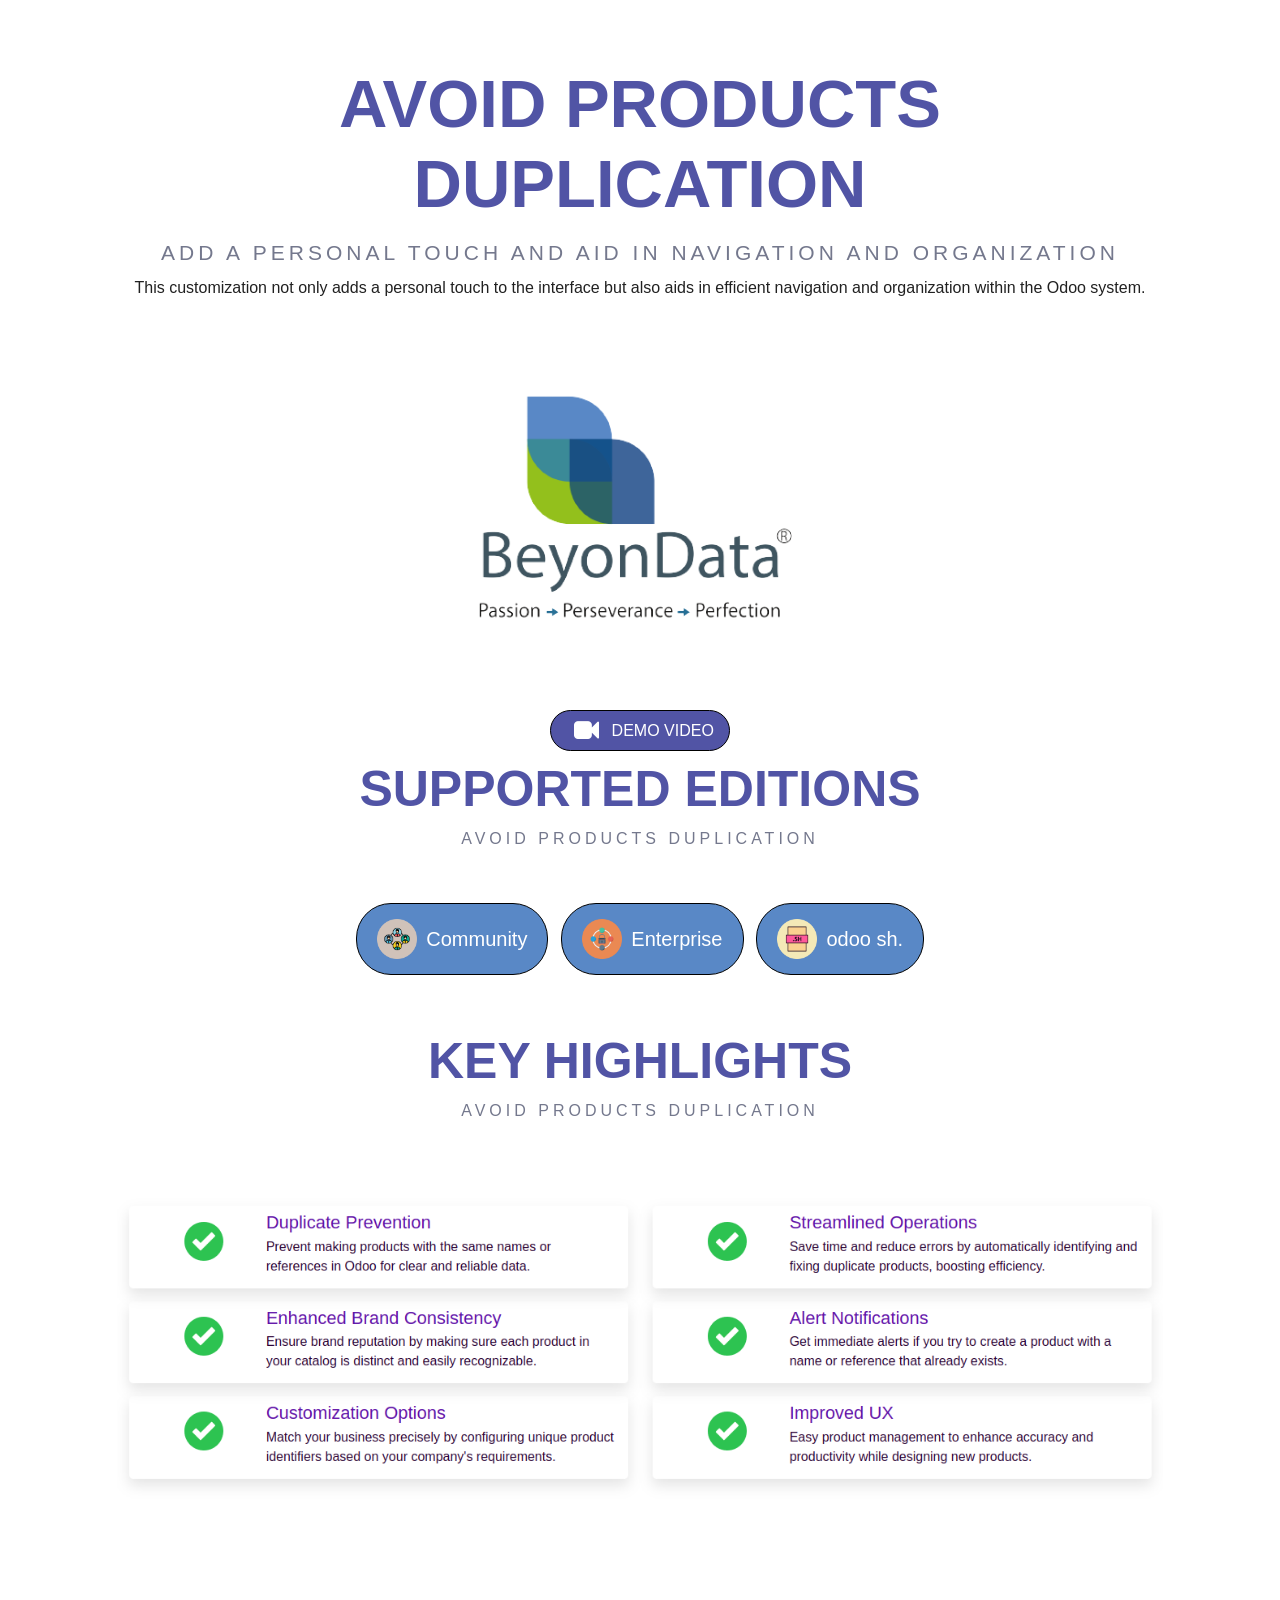
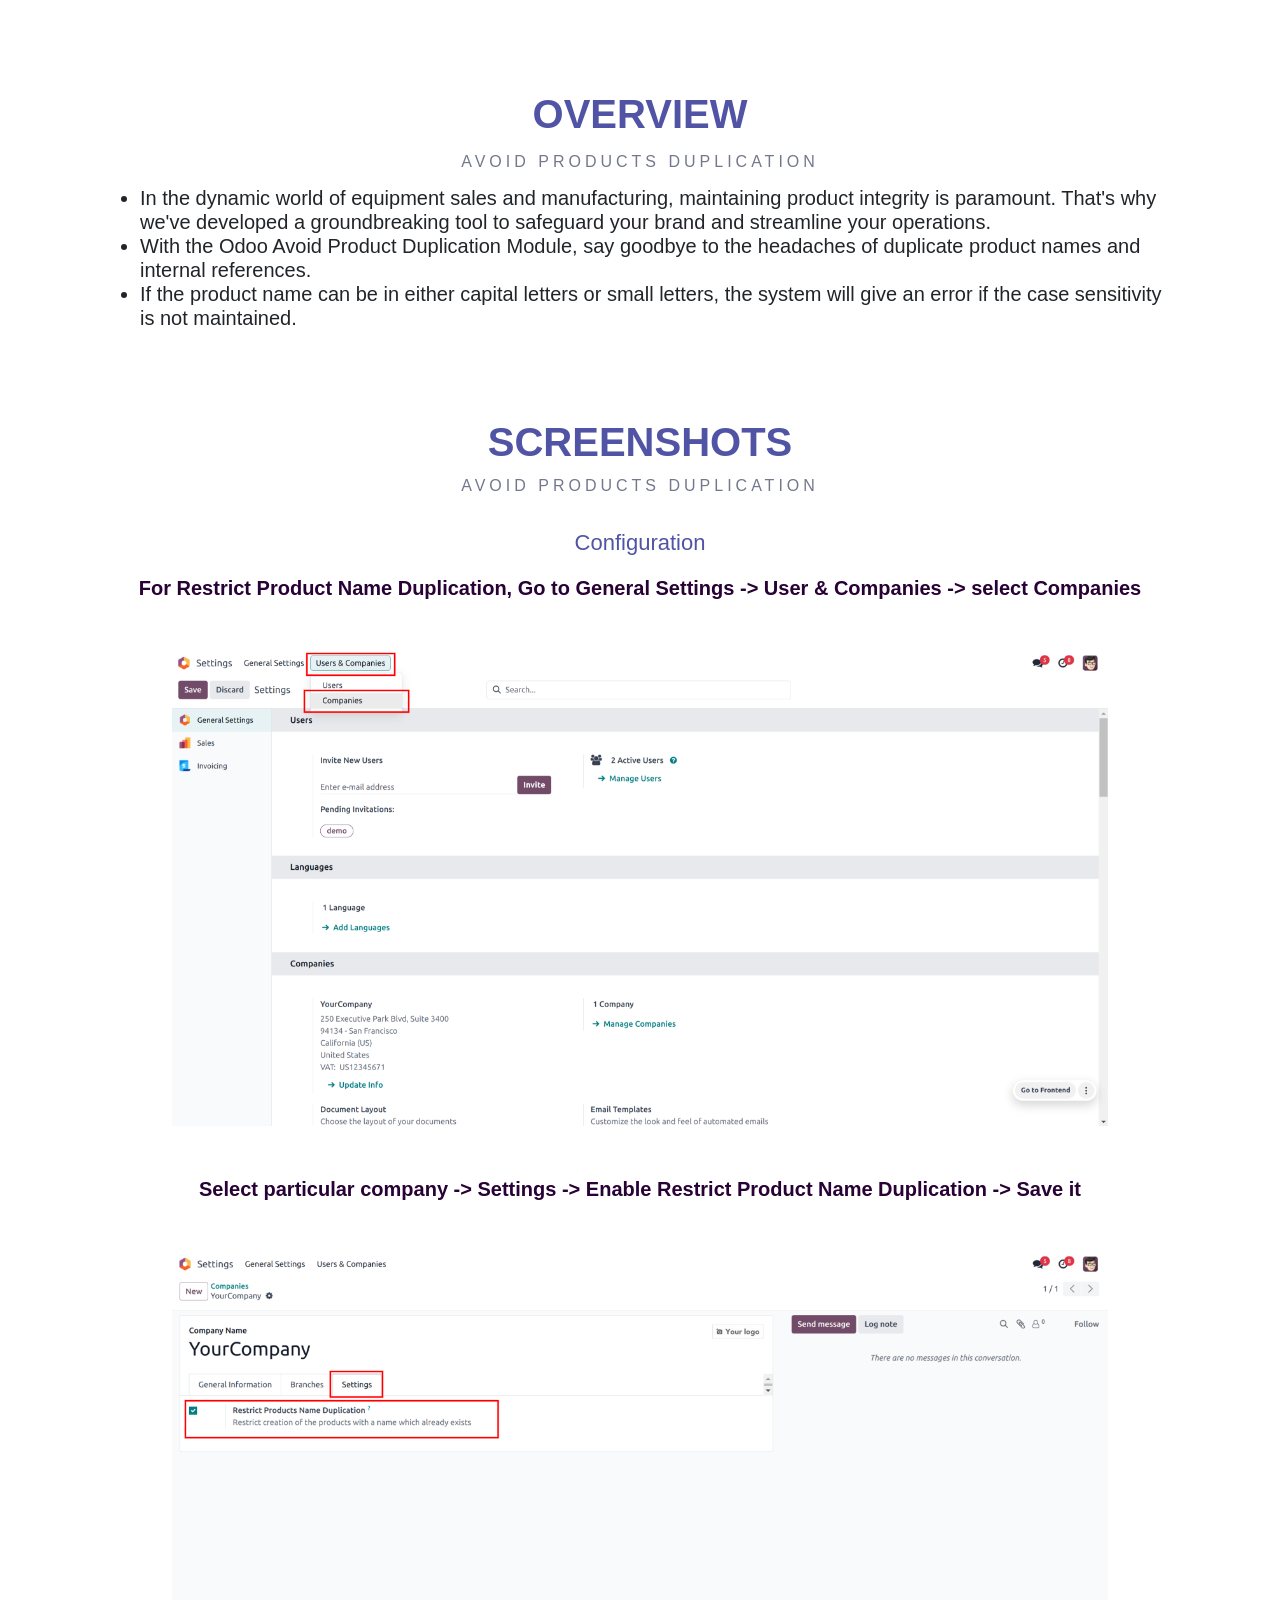
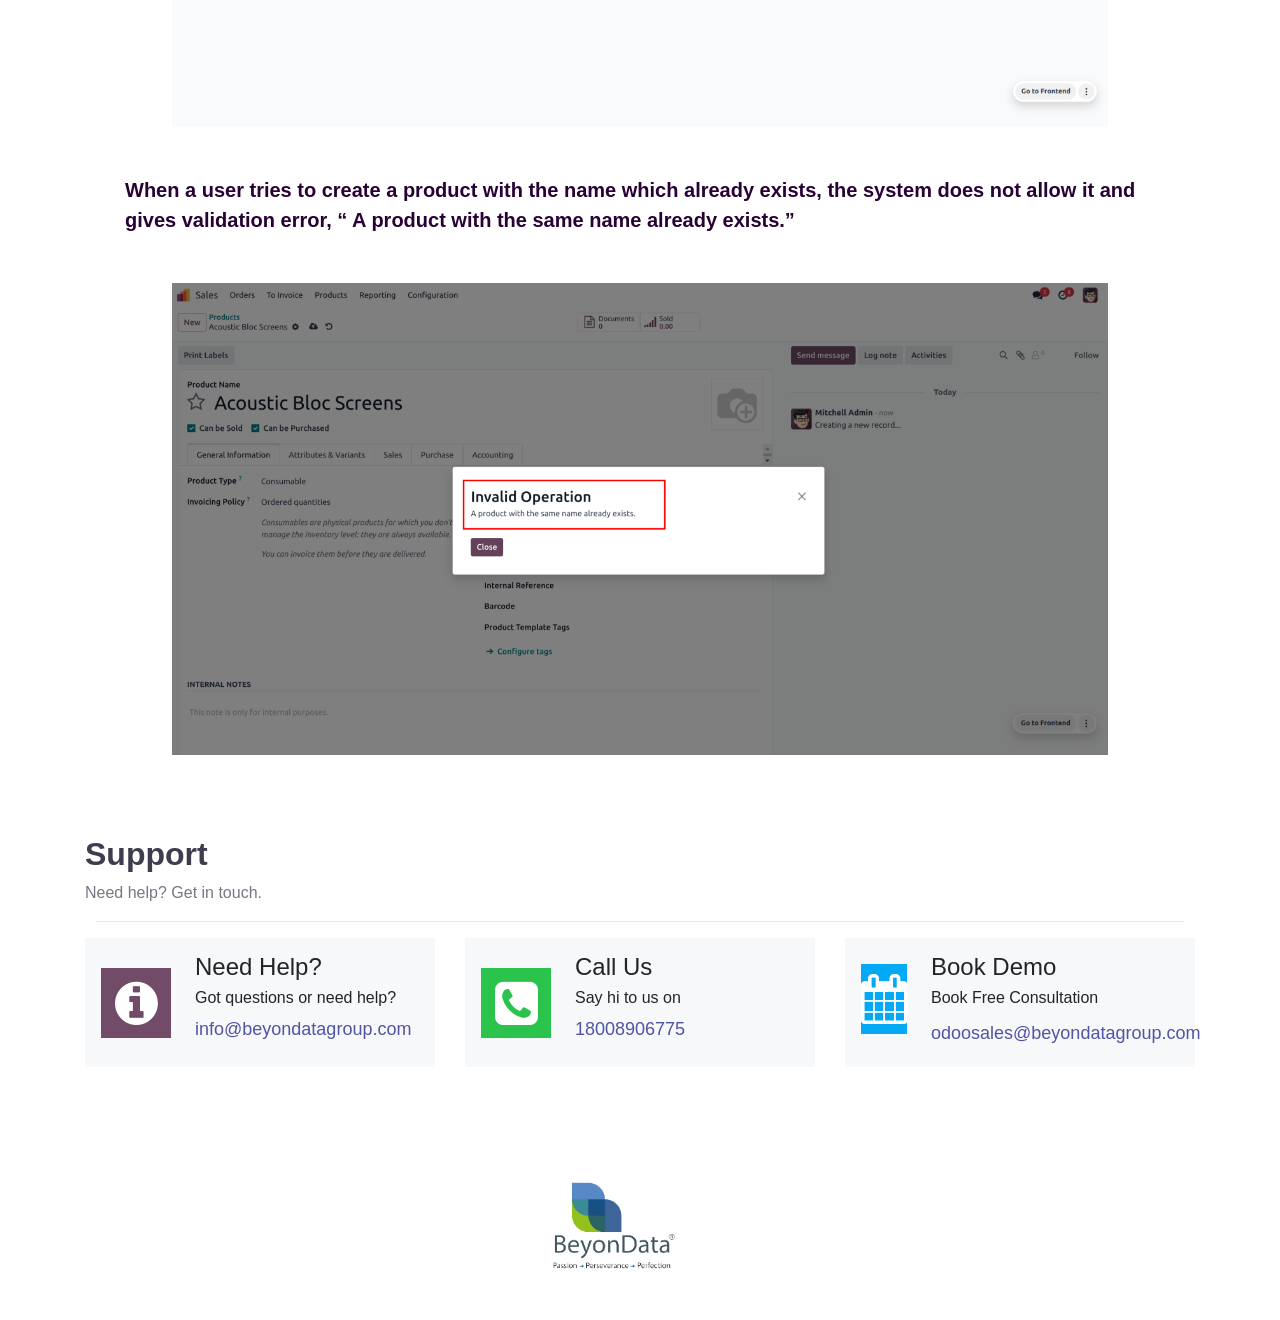
<file: avoid_products_duplication/static/description/index.html>
<!DOCTYPE html>
<!--FINAL INDEX UPDATED-->
<html lang="en" xmlns="http://www.w3.org/1999/html">

<head>
    <meta charset="UTF-8">
    <meta http-equiv="X-UA-Compatible" content="IE=edge">
    <meta name="viewport" content="width=device-width, initial-scale=1.0">
    <title>Document</title>
    <link rel="stylesheet" href="https://cdn.jsdelivr.net/npm/bootstrap@4.6.2/dist/css/bootstrap.min.css"
          integrity="sha384-xOolHFLEh07PJGoPkLv1IbcEPTNtaed2xpHsD9ESMhqIYd0nLMwNLD69Npy4HI+N" crossorigin="anonymous">
    <link rel="stylesheet" href="https://maxcdn.bootstrapcdn.com/font-awesome/4.5.0/css/font-awesome.min.css">

    <link rel="stylesheet" href="https://cdnjs.cloudflare.com/ajax/libs/font-awesome/4.7.0/css/font-awesome.min.css">
    <style>
    .nav-tabs li .active {
      background-color: #5154A5;
      color: #fff !important;
    }

    .accordion .card-body {
      background-color: #f0f4f7;
    }

    .accordion .fa {
      margin-right: 0.5rem;
    }

    .accordion button,
    .accordion button:hover,
    .accordion button:focus {
      text-decoration: none;
    }

    .card-header:after {
      content: "\2212";
      color: #000;
      font-weight: bold;
      float: left;
      margin-right: 13px;
      margin-left: 0px;
      font-size: 18px;
    }

    .collapsed:after {
      content: '\002B';
    }








    </style>
    <script>
    var acc = document.getElementsByClassName("accordion");
    var i;
    for (i = 0; i < acc.length; i++) {
      acc[i].addEventListener("click", function () {
        this.classList.toggle("active");
        var panel = this.nextElementSibling;
        if (panel.style.maxHeight) {
          panel.style.maxHeight = null;
        } else {
          panel.style.maxHeight = panel.scrollHeight + "px";
        }
      });
    }








    </script>
</head>

<body>
<!-- HERO -->
<div class="container">
    <!--Slide-->
    <div class="row" style="padding: 4rem 2.5rem 0 !important; background-color: #fff !important;">
        <div class="col-lg-12 d-flex flex-column align-items-center">
            <h1 class="text-center text-uppercase"
                style="font-family: Arial, Helvetica, sans-serif, !important; font-size: 67px !important; color: #5154a5; font-weight: 900 !important;">
                <span style="color:#5154A5;">Avoid Products Duplication</span>
            </h1>
            <p class="my-1 text-center text-uppercase"
               style="font-family: Arial, Helvetica, sans-serif; letter-spacing: 4px !important; color: #74788D !important;font-size: 21px;">
                ADD A PERSONAL TOUCH AND AID IN NAVIGATION AND ORGANIZATION</p>
        </div>
        <div class="col-lg-12 d-flex flex-column justify-content-center">
            <p class="my-1 text-center"
               style="font-family: Arial, Helvetica, sans-serif, !important; color: #212121 !important;font-size: 16px;">
                This customization not only adds a personal touch to the interface but also aids in efficient navigation
                and organization within the Odoo system.
            </p>
        </div>

        <div class="col-lg-12 d-flex justify-content-center align-items-center">
            <img src="BeyonData_Logo.png" height="auto" style="width:50%;" class="img-responsive">
        </div>
        <div class="col-md-12 text-center ">


            <a href="https://www.youtube.com/watch?v=ON2t2pZIGgQ&ab_channel=BeyonDataSolutions" target="_blank"
               style="background-color:#5154A5; font-family:Arial, Helvetica, sans-serif; display:inline-block; padding:7px 15px 7px 15px; border:1px solid #000000; border-radius:35px"
               class="mx-1 mb-2 deep-1 deep_hover">
                <i class="fa fa-video-camera mx-2" style="font-size: 25px; color: white; vertical-align:middle"
                   aria-hidden="true"></i>
                <span style="color:#fff; font-size:16px; vertical-align:middle">DEMO VIDEO</span>
            </a>

        </div>


        <!-- <div class="col-md-12 text-center ">
          <a href="" target="_blank"
            style="background-color:#5154A5; font-family:Arial, Helvetica, sans-serif; display:inline-block; padding:7px 15px 7px 15px; border:1px solid #000000; border-radius:35px"
            class="mx-1 mb-2 deep-1 deep_hover">
            <i class="fa fa-video-camera mx-2" style="font-size: 25px; color: white; vertical-align:middle"
              aria-hidden="true"></i>
            <span style="color:#fff; font-size:16px; vertical-align:middle">DEMO VIDEO</span>
          </a>

        </div> -->
    </div>


    <!-- END OF slide -->
    <section class="oe_container pb-5">
        <div class="mt64 mb64">
            <h2 class="text-center text-uppercase"
                style="font-family: Arial, Helvetica, sans-serif !important; font-size: 50px !important; color:#5154a5; font-weight: 900 !important;">
                <span style="color:#5154a5;">Supported Editions</span>
            </h2>
            <p class="my-1 text-center text-uppercase" style="letter-spacing:4px !important; color:#74788D !important">
                AVOID PRODUCTS DUPLICATION</p>
            <br/>
            <br/>
            <div class="col-md-12 text-center ">

                <p style="background-color:#5988C6; font-family:Arial, Helvetica, sans-serif; display:inline-block; padding:15px 20px 15px 20px; border:1px solid #000000; border-radius:35px"
                   class="mx-1 mb-2 deep-1 deep_hover">
                    <img class="img img-responsive" src="odoo_community.png" height="40px" width="40px">
                    <span style="color:#fff; font-size:20px; vertical-align:middle;margin-left: 5px;">Community</span>
                </p>

                <p style="background-color:#5988C6; font-family:Arial, Helvetica, sans-serif; display:inline-block; padding:15px 20px 15px 20px; border:1px solid #000000; border-radius:35px"
                   class="mx-1 mb-2 deep-1 deep_hover">
                    <img class="img img-responsive" src="enterprise.png" height="40px" width="40px">
                    <span style="color:#fff; font-size:20px; vertical-align:middle;margin-left: 5px;">Enterprise</span>
                </p>
                <p style="background-color:#5988C6; font-family:Arial, Helvetica, sans-serif; display:inline-block; padding:15px 20px 15px 20px; border:1px solid #000000; border-radius:35px"
                   class="mx-1 mb-2 deep-1 deep_hover">
                    <img class="img img-responsive" src="odoo_sh.png" height="40px" width="40px">
                    <span style="color:#fff; font-size:20px; vertical-align:middle;margin-left: 5px;">odoo
              sh.</span>
                </p>
            </div>

    </section>
    <!--Highlights-->
    <section class="oe_container pb-5">
        <div class="mt64 ">
            <h2 class="text-center text-uppercase"
                style="font-family: Arial, Helvetica, sans-serif !important; font-size: 50px !important; color:#5154a5; font-weight: 900 !important;">
                <span style="color:#5154a5;">KEY HIGHLIGHTS</span>
            </h2>
            <p class="my-1 text-center text-uppercase" style="letter-spacing:4px !important; color:#74788D !important">
                Avoid Products Duplication</p>

            <br/>


            <div class="row" style="margin-bottom: 85px;">
                <div style="margin:2rem">
                    <img src="highlights.png" style="width: 100%;"
                         class="col-lg-12 d-flex flex-column align-items-center">
                </div>

            </div>
    </section>
    <!--End of Highlights-->

    <!--Overview-->
    <section class="oe_container pb-5 mb0">
        <div class="mt4 mb0">

            <div class="col-lg-12 d-flex flex-column align-items-center mb0">
                <h1 class="text-center text-uppercase"
                    style="font-family:Arial, Helvetica, sans-serif !important; font-size:40px !important; color:#791d97; font-weight:900 !important">
                    <span style="color:#5154a5">Overview</span>
                    <sup>
                    </sup>
                </h1>
                <p class="my-1 text-center text-uppercase"
                   style="letter-spacing:4px !important; color:#74788D !important">
                    Avoid Products Duplication </p>
            </div>

            <div class="col-sm-12 py-2 m-0">
                <h4 style="text-align:left; font-weight: 400; font-size: 20px;" class="m-0">
                    <ul class="m-0">
                        <li>
                            In the dynamic world of equipment sales and manufacturing, maintaining product integrity is
                            paramount. That's why we've developed a groundbreaking tool to safeguard your brand and
                            streamline your operations.
                        </li>
                        <li>
                            With the Odoo Avoid Product Duplication Module, say goodbye to the headaches of duplicate
                            product names and internal references.
                        </li>
                        <li>
                            If the product name can be in either capital letters or small letters, the system will give
                            an error if the case sensitivity is not maintained.
                        </li>

                    </ul>
                </h4>
            </div>

        </div>
    </section>

</div>
<!--End of Overview-->

<!-- New section -->

<section class="oe_container">

    <div class="container mt0">
        <div class="row" style="padding: 2rem 2.5rem 0 !important; background-color: #fff !important;">
            <div class="col-md-12  tab-content ui-front"
                 style="border-top-right-radius:15px;border-bottom-right-radius:15px;height:auto;">
                <div class="tab-pane fade active show" id="Screenshot" role="tabpanel" aria-labelledby="screenshot-1">
                    <div class="row" style="background-color:#fff !important">
                        <div class="col-lg-12 d-flex flex-column align-items-center">
                            <h1 class="text-center text-uppercase"
                                style="font-family:Arial, Helvetica, sans-serif !important; font-size:40px !important; color:#791d97; font-weight:900 !important">
                                <span style="color:#5154a5">Screenshots</span>
                            </h1>
                            <p class="my-0 text-center text-uppercase"
                               style="letter-spacing:4px !important; color:#74788D !important">
                                Avoid Products Duplication</p>
                        </div>
                        <div class="mt-3 col-lg-12 d-flex flex-column align-items-center">
                            <h3 class="mt16 mt-3 mb-3"
                                style="font-family:Arial, Helvetica, sans-serif; font-weight:500; font-size: 22px; color:#5154A5">
                                Configuration
                            </h3>
                            <p style="font-size: 20px; font-family:Arial, Helvetica, sans-serif ; color:#280135">
                                <b>For Restrict Product Name Duplication, Go to General Settings -> User & Companies ->
                                    select Companies </b>
                            </p>
                            <div style="margin:2rem">
                                <img src="11.png" style="width: 100%;"
                                     class="col-lg-12 d-flex flex-column align-items-center">
                            </div>
                        </div>


                        <div class="mt-3 col-lg-12 d-flex flex-column align-items-center">

                            <p style="font-size: 20px; font-family:Arial, Helvetica, sans-serif ; color:#280135">
                                <b>Select particular company -> Settings -> Enable Restrict Product Name Duplication ->
                                    Save it</b>
                            </p>
                            <div style="margin:2rem">
                                <img src="22.png" style="width: 100%;"
                                     class="col-lg-12 d-flex flex-column align-items-center">
                            </div>
                        </div>

                        <div class="mt-3 col-lg-12 d-flex flex-column align-items-center">

                            <p style="font-size: 20px; font-family:Arial, Helvetica, sans-serif ; color:#280135">
                                <b>When a user tries to create a product with the name which already exists, the system
                                    does not allow it and gives validation error, “ A product with the same name already
                                    exists.”</b>
                            </p>
                            <div style="margin:2rem">
                                <img src="33.png" style="width: 100%;"
                                     class="col-lg-12 d-flex flex-column align-items-center">
                            </div>
                        </div>


                    </div>
                </div>

            </div>
        </div>
</section>


<!-- FOOTER -->
<!-- Footer Section -->

<div class="container mt-5">
    <div class="row">
        <div class="col-sm-12 col-md-12-col-lg-2">
            <h2 style="font-weight:bold; color:#3D3D4E">Support</h2>
            <p style="color:#777783">Need help? Get in touch.
            </p>
            <hr style="width: 98%;">
        </div>
        <div class="col-sm-12 col-md-4">
            <div class="d-flex align-items-center"
                 style="background-color:#F6F8F9; padding: 15px 5px 15px 0px; ">


                <div class="mr-4 mx-3 d-flex justify-content-center align-items-center"
                     style="background-color:#714B67; height:70px; width:70px;">

                    <i class="fa fa-info-circle"
                       style="font-size: 50px; color: white; vertical-align:middle;"></i>
                </div>

                <div>
                    <h4>Need Help?</h4>
                    <p style="line-height:100%">Got questions or need help?</p>
                    <a href="mailto:info@beyondatagroup.com">
                        <p style="font-weight:400; font-size:18px; line-height:80%; color:#5154A5">
                            info@beyondatagroup.com
                        </p>
                    </a>
                </div>
            </div>
        </div>
        <div class="col-sm-12 col-md-4">
            <div class="d-flex align-items-center"
                 style="background-color:#F6F8F9; padding: 15px 5px 15px 0px; ">
                <div class="mr-4 mx-3 d-flex justify-content-center align-items-center"
                     style="background-color:#2AC44D; height:70px; width:70px">
                    <!-- <img src="assets/icons/whatsapp.png" height="52" width="52" style="width:52px; height:52px"> -->
                    <i class="fa fa-phone-square"
                       style="font-size: 50px; color: white; vertical-align:middle"></i>

                </div>
                <div>
                    <h4>Call Us</h4>
                    <p style="line-height:100%">Say hi to us on</p>
                    <span href="#">
              <p style="font-weight:400; font-size:18px; line-height:80%; color:#5154A5">
                18008906775
              </p>
            </span>
                </div>
            </div>
        </div>


        <div class="col-sm-12 col-md-4">
            <div class="d-flex align-items-center"
                 style="background-color:#F6F8F9; padding: 15px 5px 21px 0px;">
                <div class="mr-4 mx-3 d-flex justify-content-center align-items-center"
                     style="background-color:#03a9f4; height:70px; width:70px">
                    <i class="fa fa-calendar" style="font-size: 50px; color: white; vertical-align:middle"></i>
                </div>
                <div>
                    <h4>Book Demo</h4>
                    <p style="line-height:100%">Book Free Consultation</p>
                    <a href="mailto:odoosales@beyondatagroup.com"
                       style="font-weight:400; font-size:18px; line-height:80%; color:#5154A5">
                        odoosales@beyondatagroup.com
                    </a>
                </div>
            </div>
        </div>


    </div>

</div>

<!-- Footer -->
<section class="oe_container" style="padding: 2rem 3rem 1rem; background-color: #fff !important;">
    <div class="row" style="max-width:1540px; margin: 0 auto; margin-right: 3rem; ">
        <!-- Logo -->
        <div class="col-lg-12 d-flex justify-content-center align-items-center" style="margin-top: 3rem;">
            <img src="BeyonData_Logo.png" width="200px" height="auto"/>
        </div>
        <!-- End of Logo -->
    </div>
</section>
<!-- END OF FOOTER -->
</div>

<script src="https://cdn.jsdelivr.net/npm/jquery@3.5.1/dist/jquery.slim.min.js"
        integrity="sha384-DfXdz2htPH0lsSSs5nCTpuj/zy4C+OGpamoFVy38MVBnE+IbbVYUew+OrCXaRkfj"
        crossorigin="anonymous"></script>
<script src="https://cdn.jsdelivr.net/npm/bootstrap@4.6.2/dist/js/bootstrap.bundle.min.js"
        integrity="sha384-Fy6S3B9q64WdZWQUiU+q4/2Lc9npb8tCaSX9FK7E8HnRr0Jz8D6OP9dO5Vg3Q9ct"
        crossorigin="anonymous"></script>
</body>

</html>
</file>
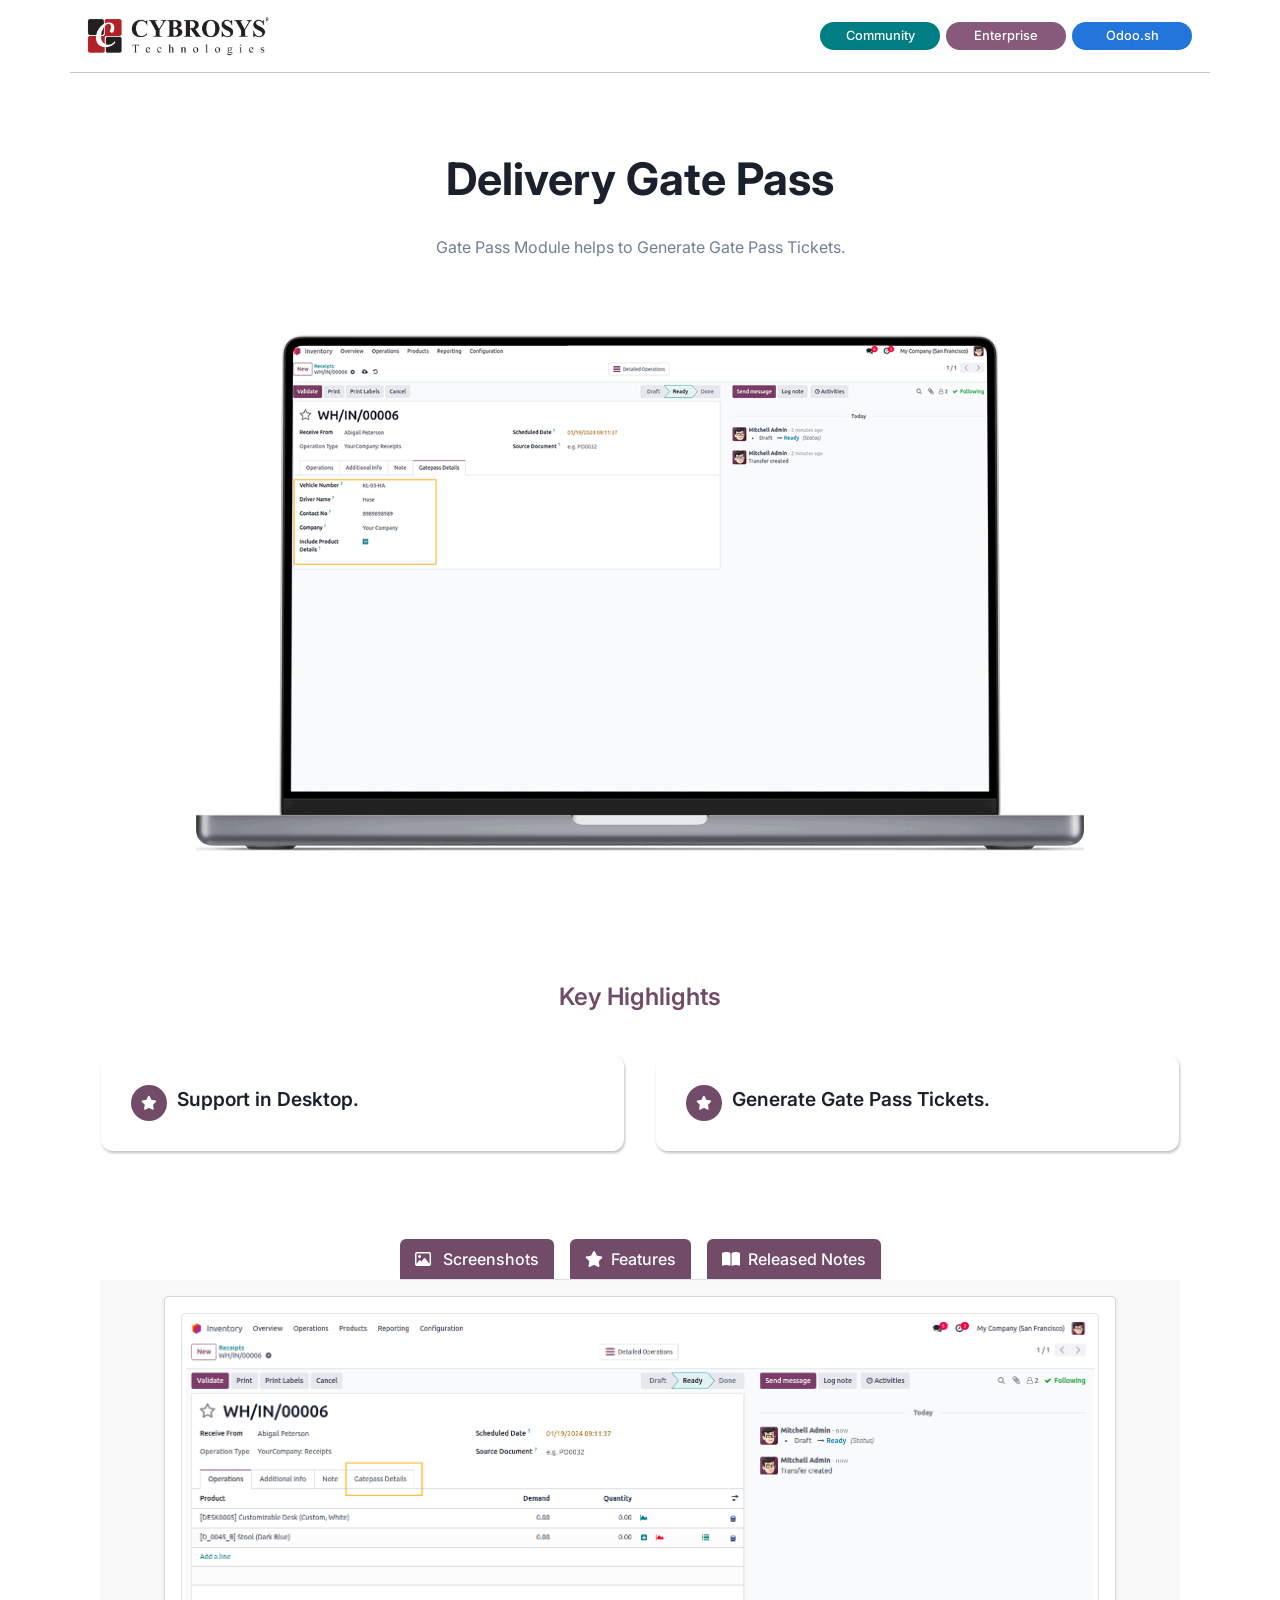
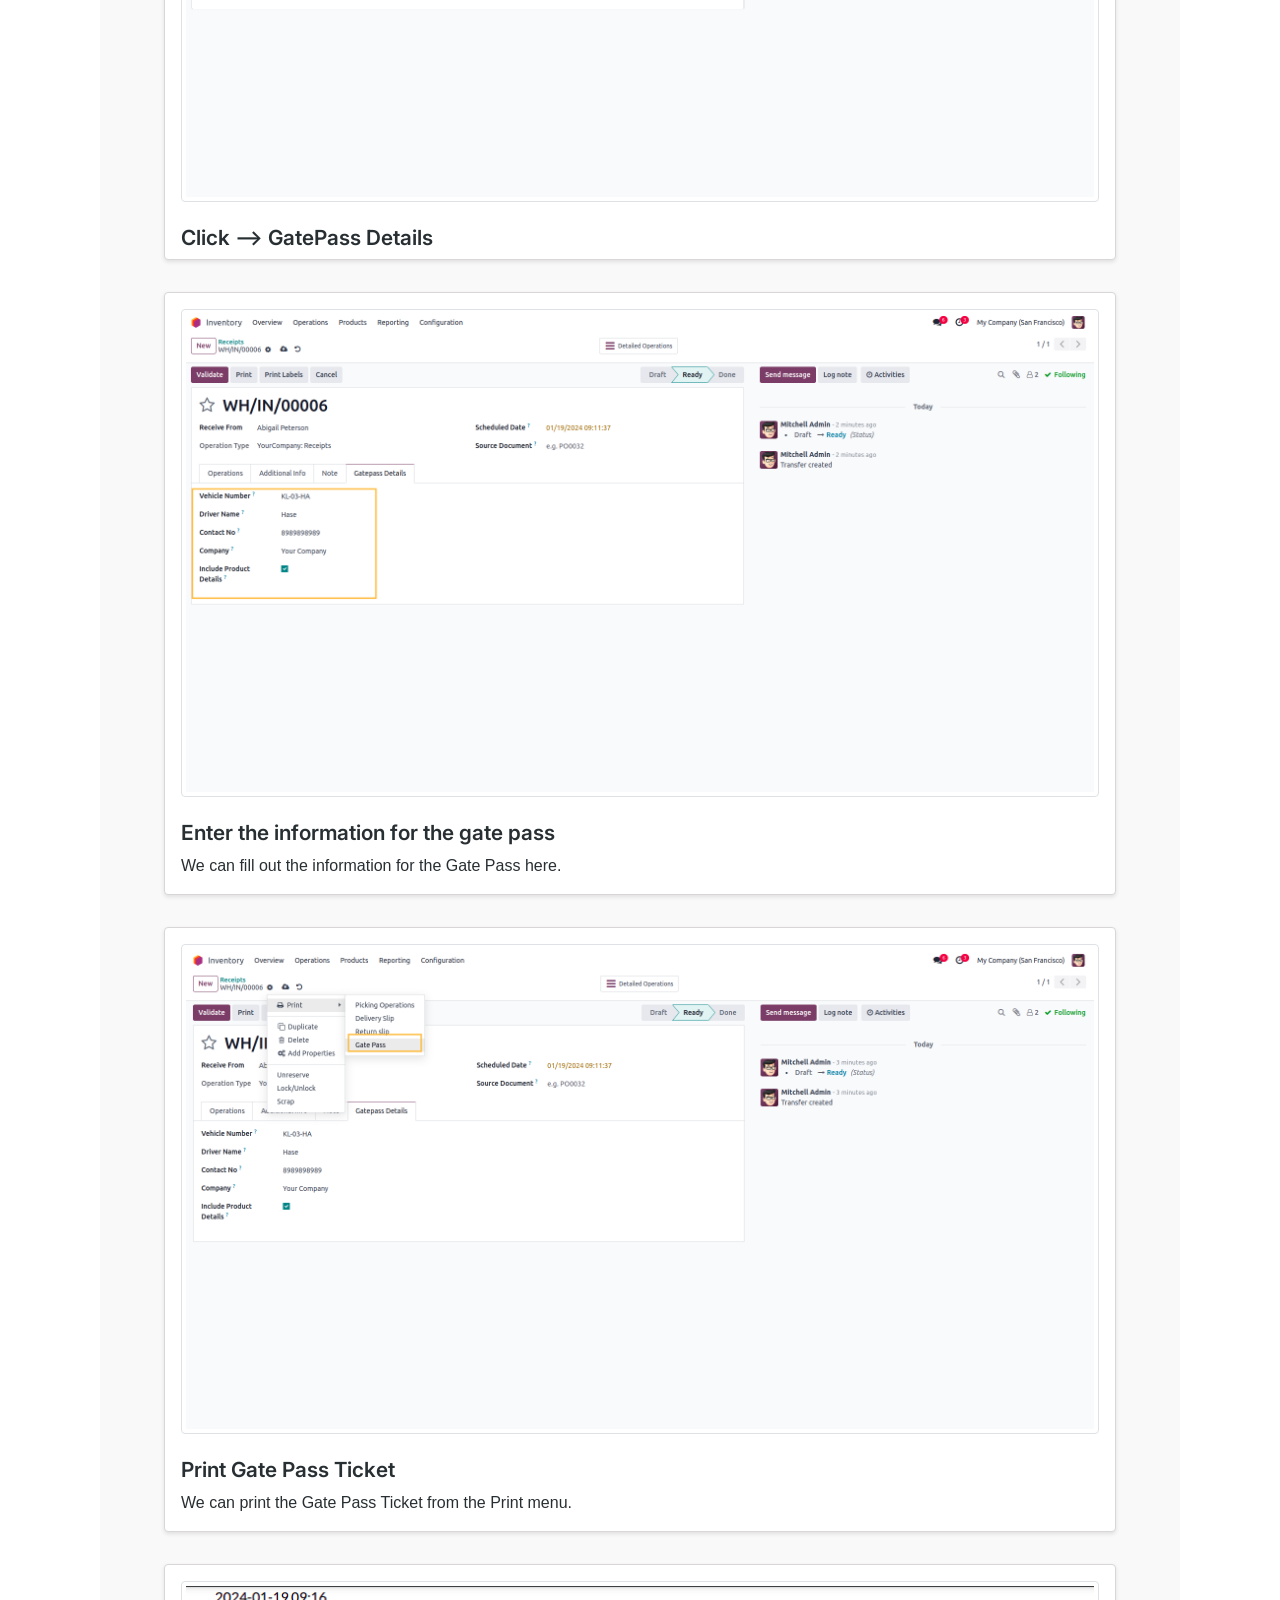
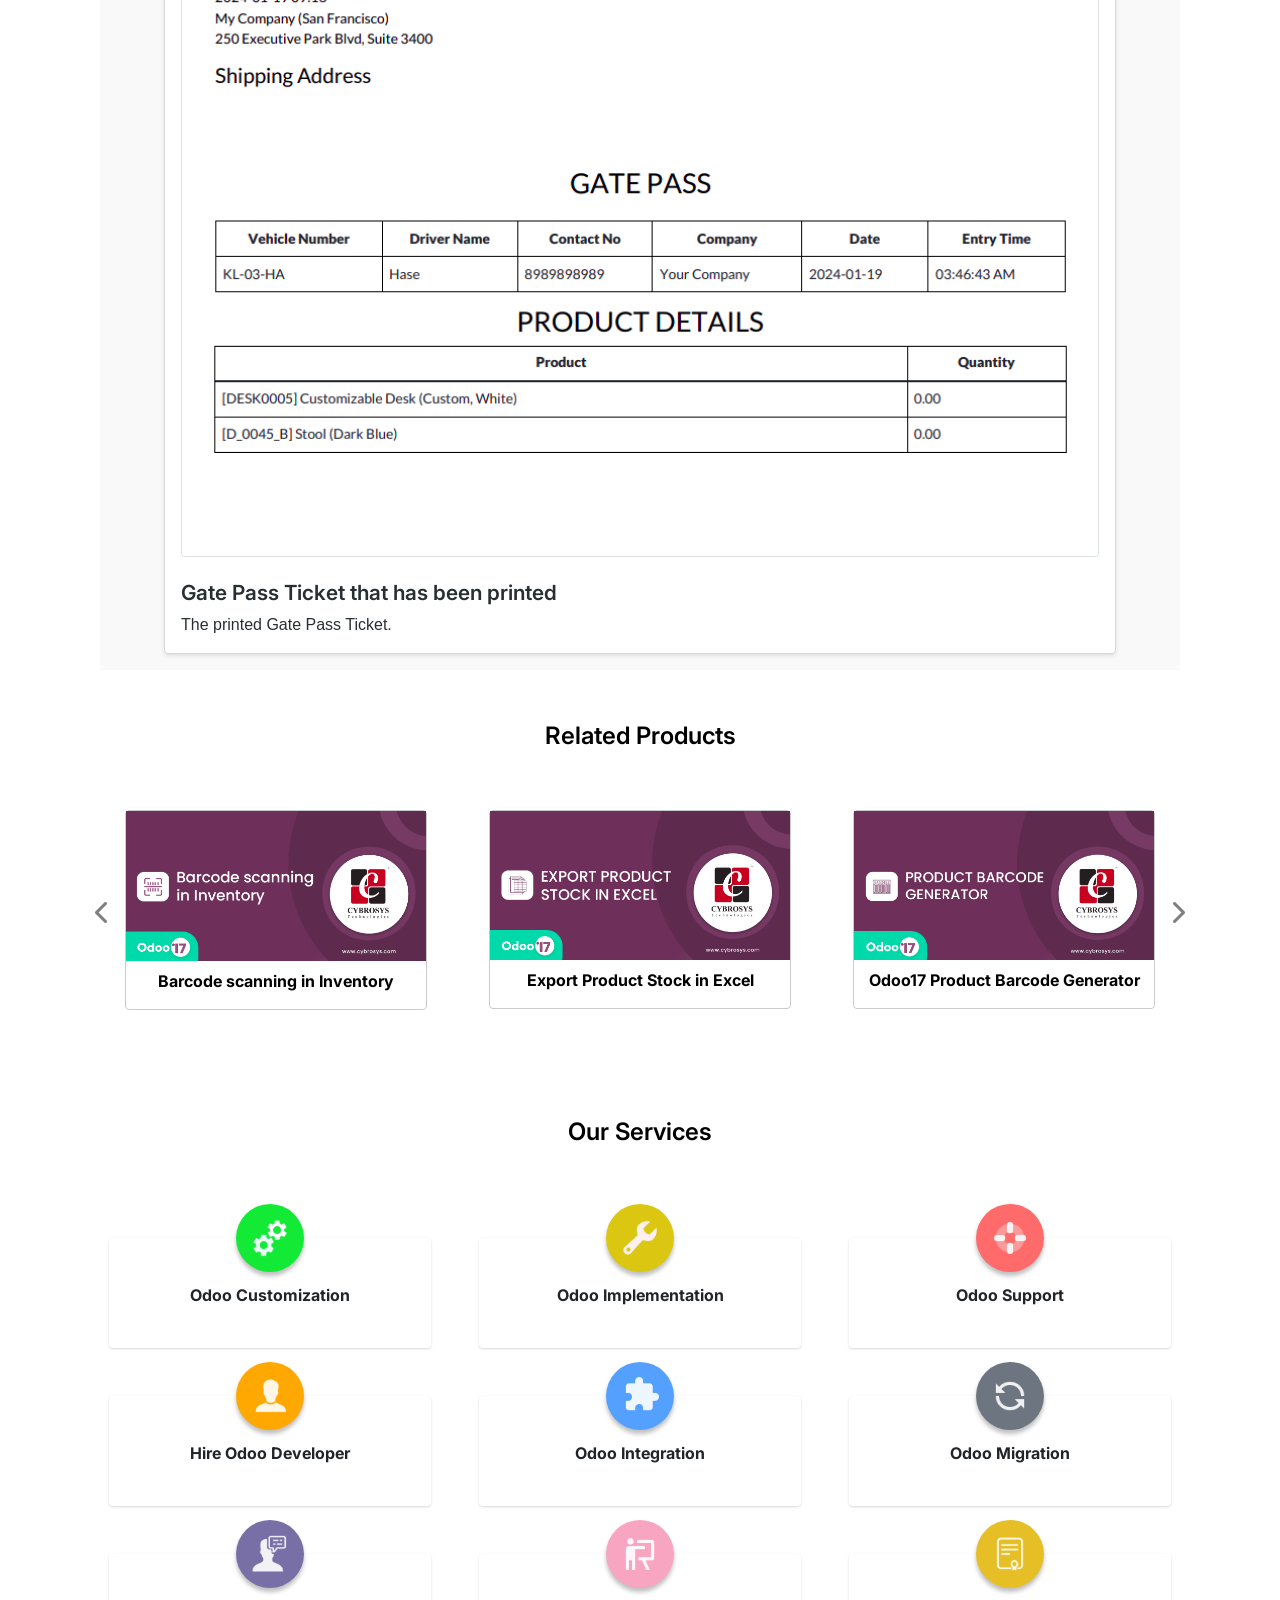
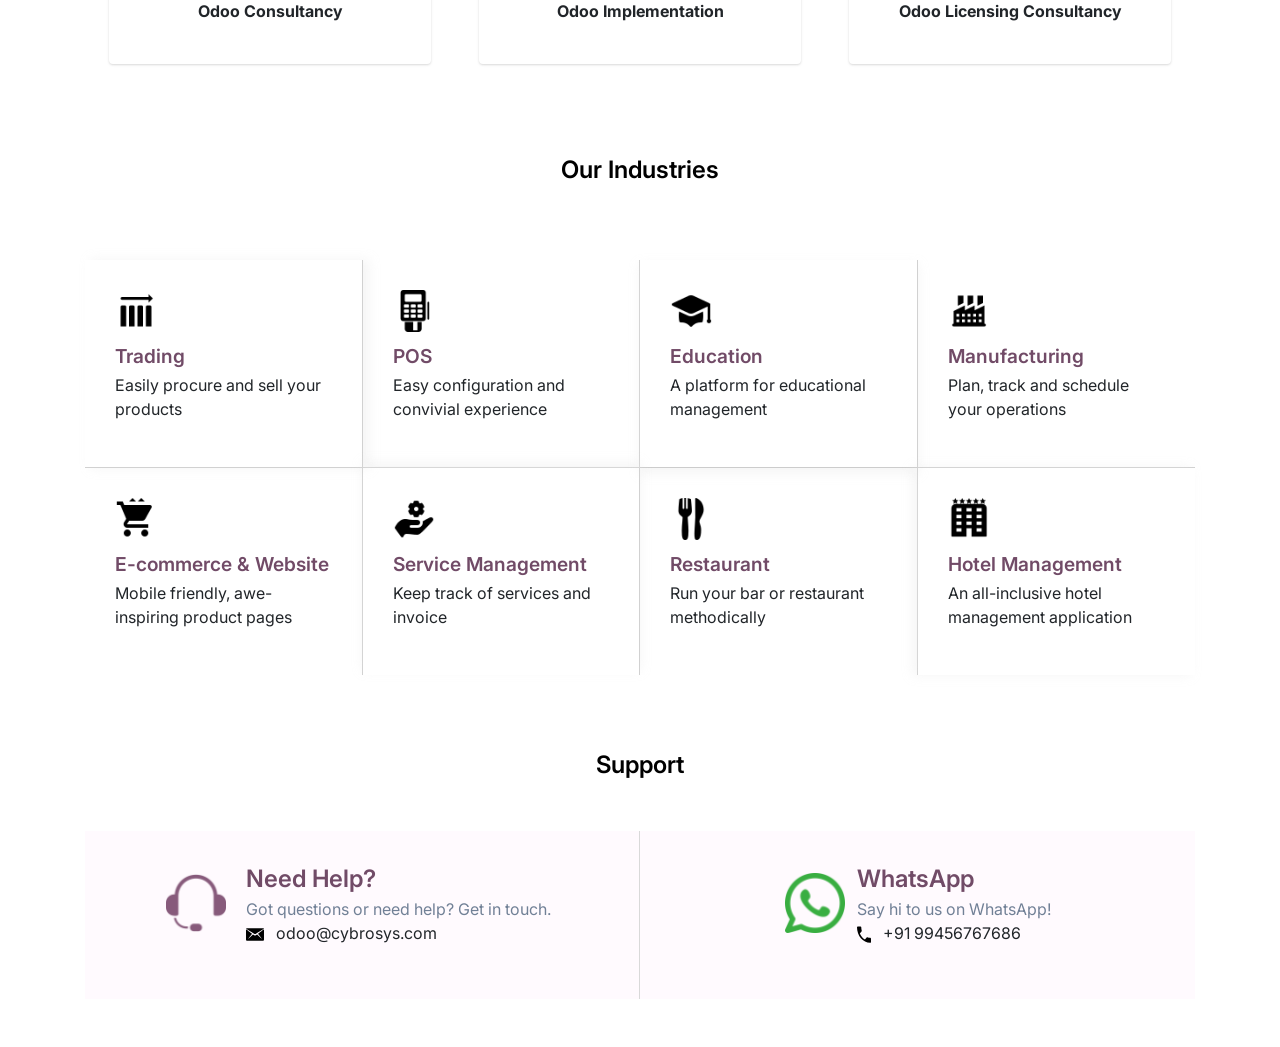
<file: gatepass_slip/static/description/index.html>
<!DOCTYPE html>
<html lang="en">
<head>
    <meta charset="UTF-8">
    <meta name="viewport" content="width=device-width, initial-scale=1.0">
    <title>Odoo App 3 Index</title>
    <!-- Bootstrap CSS -->
    <link rel="stylesheet"
          href="https://cdn.jsdelivr.net/npm/bootstrap@4.0.0/dist/css/bootstrap.min.css"
          integrity="sha384-Gn5384xqQ1aoWXA+058RXPxPg6fy4IWvTNh0E263XmFcJlSAwiGgFAW/dAiS6JXm"
          crossorigin="anonymous">
    <link rel="stylesheet"
          href="https://cdnjs.cloudflare.com/ajax/libs/font-awesome/6.2.1/css/all.min.css">
    <link rel="preconnect" href="https://fonts.googleapis.com">
    <link rel="preconnect" href="https://fonts.gstatic.com" crossorigin>
    <link href="https://fonts.googleapis.com/css2?family=Inter:wght@400;500;600;700;800&display=swap"
          rel="stylesheet">
</head>
<body>
<section>
    <div class="container"
         style="font-family: 'Inter', sans-serif !important;background-color: #fff !important;">
        <div class="row">
            <div class="col-sm-12 col-md-12 col-lg-12 d-flex justify-content-between flex-wrap align-items-sm-center"
                 style="border-bottom:1px solid rgba(0, 0, 0, 0.22)">
                <div class="my-3">
                    <img src="assets/misc/Cybrosys R.png"
                         style="width:auto !important; height:40px !important">
                </div>
                <div class="my-3 d-flex align-items-center">
                    <div class="text-center"
                         style="background-color:#017E84 !important;font-size: 0.8rem !important; color:#fff !important; font-weight:500 !important; padding:4px !important; margin:0 3px !important; border-radius:50px !important; min-width: 120px !important;">
                        Community
                    </div>
                    <div class="text-center"
                         style="background-color:#875A7B !important; color:#fff !important;font-size: 0.8rem !important; font-weight:500 !important; padding:4px !important; margin:0 3px !important; border-radius:50px !important;min-width: 120px !important;">
                        Enterprise
                    </div>
                    <div class="text-center"
                         style="background-color: #2175db !important; color:#fff !important;font-size: 0.8rem !important; font-weight:500 !important; padding:4px !important; margin:0 3px !important; border-radius:50px !important;min-width: 120px !important;">
                        Odoo.sh
                    </div>
                </div>
            </div>
        </div>
        <div class="row">
            <div class="col-sm-12 col-md-12 col-lg-12 text-center d-flex align-items-center flex-column"
                 style="margin: 80px 0px !important;">
                <h1 style="font-size: 2.8rem;font-weight: 700; color:
                    #1A202C;">
                    Delivery Gate Pass</h1>
                <p class="my-3 mb-4"
                   style="max-width: 80%; font-weight: 400 !important; line-height: 32px; color: #718096;">
                    Gate Pass Module helps to Generate Gate Pass Tickets.
                </p>
                <div style="width: 80%; margin-top: 3rem;">
                    <img src="assets/screenshots/hero.gif"
                         class="img-responsive" width="100%" height="auto">
                </div>
            </div>
        </div>
        <div class="container mt-5 mb-5">
            <div class="col-lg-12 d-flex flex-column justify-content-center align-items-center mt-4">
                <p class="m-0"
                   style="font-weight: 600; font-size: 24px; color:#714b67 !important">
                    Key Highlights
                </p>
            </div>
            <div class="row py-4">
                <div class="col-md-6 col-sm-12 p-3">
                    <div class="d-flex   h-100" style="padding: 30px;border-radius: 12px;
                                    background: #FFF;
                                    box-shadow: 1px 2px 3px 0px rgba(0, 0, 0, 0.25); ">
                        <div style="width: 36px; height: 36px; border-radius: 50%; background: #714B67;
                                    display: flex; justify-content: center; align-items: center;
                                    margin-right: 10px; flex-shrink: 0;">
                            <i class="fa-solid fa-star  "
                               style="color: #fff;font-size:14px;"></i>
                        </div>
                        <div>
                            <p style="color: #1A202C;font-weight: 600;
                                      font-size: 1.2rem; margin-bottom: 2px;">
                                Support in Desktop.</p>
                        </div>
                    </div>
                </div>
                <div class="col-md-6 col-sm-12 p-3">
                    <div class="d-flex   h-100" style="padding: 30px;border-radius: 12px;
                                    background: #FFF;
                                    box-shadow: 1px 2px 3px 0px rgba(0, 0, 0, 0.25); ">
                        <div style="width: 36px; height: 36px; border-radius: 50%; background: #714B67;
                                    display: flex; justify-content: center; align-items: center;
                                    margin-right: 10px; flex-shrink: 0;">
                            <i class="fa-solid fa-star  "
                               style="color: #fff;font-size:14px;"></i>
                        </div>
                        <div>
                            <p style="color: #1A202C;font-weight: 600;
                                      font-size: 1.2rem; margin-bottom: 2px;">
                                Generate Gate Pass Tickets.</p>
                        </div>
                    </div>
                </div>
            </div>
        </div>
        <div class="container rounded">
            <ul class="nav nav-tabs d-flex"
                style="width: fit-content;margin: 0 auto;gap: 1rem;">
                <li class="col text-center py-2 text-nowrap "
                    style="color: #fff; background-color: #714B67;border-radius: 6px 6px 0px 0px;">
                    <a
                            class="active show" data-toggle="tab" href="#tab1"
                            style="color: #fff;font-weight: 500; background-color: #714B67; text-decoration: none;">
                        <i class="fa-regular fa-image  pr-2"
                           style="color: #fff;"></i>
                        Screenshots</a></li>
                <li class="col text-center py-2 text-nowrap "
                    style="color: #fff; background-color: #714B67;border-radius: 6px 6px 0px 0px;">
                    <a
                            data-toggle="tab" href="#tab2"
                            style="color: #fff;font-weight: 500;  text-decoration: none;"><i
                            class="fa-solid fa-star  pr-2"
                            style="color: #fff;"></i>Features</a></li>
                <li class="col text-center py-2 text-nowrap "
                    style="color: #fff; background-color: #714B67;border-radius: 6px 6px 0px 0px;">
                    <a
                            data-toggle="tab" href="#tab3"
                            style="color: #fff;font-weight: 500; text-decoration: none; background-color: #714B67;"><i
                            class="fa-solid fa-book-open  pr-2"
                            style="color: #fff;"></i>Released Notes</a></li>
            </ul>
            <div class="tab-content"
                 style="background-color: rgba(121, 113, 119, 0.04);">
                <div id="tab1" class="tab-pane fade in active show">
                    <div class="col-lg-12 py-2"
                         style="padding: 1rem 4rem !important;">
                        <div
                                style="border: 1px solid #d8d6d6; border-radius: 4px;  background: #fff; box-shadow: 0 2px 4px rgba(0, 0, 0, 0.1);">
                            <div class="row justify-content-center p-3 w-100 m-0">
                                <img src="assets/screenshots/1.png"
                                     class="img-thumbnail" width="100%"
                                     height="auto">
                            </div>
                            <div class="px-3">
                                <h4 class="mt-2"
                                    style=" font-weight:600 !important; color:#282F33 !important; font-size:1.3rem !important">
                                   Click --> GatePass Details</h4>
                            </div>
                        </div>
                    </div>
                    <div class="col-lg-12 py-2"
                         style="padding: 1rem 4rem !important;">
                        <div
                                style="border: 1px solid #d8d6d6; border-radius: 4px; background: #fff; box-shadow: 0 2px 4px rgba(0, 0, 0, 0.1);">
                            <div class="row justify-content-center p-3 w-100 m-0">
                                <img src="assets/screenshots/2.png"
                                     class="img-thumbnail" width="100%"
                                     height="auto">
                            </div>
                            <div class="px-3">
                                <h4 class="mt-2"
                                    style=" font-weight:600 !important; color:#282F33 !important; font-size:1.3rem !important">
                                    Enter the information for the gate pass</h4>
                                <p style="font-family: 'Roboto', sans-serif !important; font-weight: 400 !important; color: #282F33 !important; font-size: 1rem !important;">
                                    We can fill out the information for the Gate
                                    Pass here.
                                </p>
                            </div>
                        </div>
                    </div>
                    <div class="col-lg-12 py-2"
                         style="padding: 1rem 4rem !important;">
                        <div
                                style="border: 1px solid #d8d6d6; border-radius: 4px;  background: #fff; box-shadow: 0 2px 4px rgba(0, 0, 0, 0.1);">
                            <div class="row justify-content-center p-3 w-100 m-0">
                                <img src="assets/screenshots/3.png"
                                     class="img-thumbnail" width="100%"
                                     height="auto">
                            </div>
                            <div class="px-3">
                                <h4 class="mt-2"
                                    style=" font-weight:600 !important; color:#282F33 !important; font-size:1.3rem !important">
                                    Print Gate Pass Ticket</h4>
                                <p
                                        style="font-family: 'Roboto', sans-serif !important; font-weight: 400 !important; color: #282F33 !important; font-size: 1rem !important;">
                                    We can print the Gate Pass Ticket from the
                                    Print menu.
                                </p>
                            </div>
                        </div>
                    </div>
                    <div class="col-lg-12 py-2"
                         style="padding: 1rem 4rem !important;">
                        <div
                                style="border: 1px solid #d8d6d6; border-radius: 4px;  background: #fff; box-shadow: 0 2px 4px rgba(0, 0, 0, 0.1);">
                            <div class="row justify-content-center p-3 w-100 m-0">
                                <img src="assets/screenshots/4.png"
                                     class="img-thumbnail" width="100%"
                                     height="auto">
                            </div>
                            <div class="px-3">
                                <h4 class="mt-2"
                                    style=" font-weight:600 !important; color:#282F33 !important; font-size:1.3rem !important">
                                    Gate Pass Ticket that has been printed</h4>
                                <p
                                        style="font-family: 'Roboto', sans-serif !important; font-weight: 400 !important; color: #282F33 !important; font-size: 1rem !important;">
                                    The printed Gate Pass Ticket.
                                </p>
                            </div>
                        </div>
                    </div>
                </div>
                <div id="tab2" class="tab-pane fade">
                    <div class="col-mg-12" style="padding: 1rem 4rem;">
                        <ul style="list-style: none; padding: 1rem 0;font-weight: 500;">
                            <li class="py-3"
                                style="font-weight: 500;background-color: #fff; border-radius: 4px; padding: 1rem; margin-bottom: 1rem; box-shadow: 0 2px 4px rgba(0, 0, 0, 0.1);">
                                    <span style="margin-right: 12px;"><img
                                            src="assets/misc/star (1) 2.svg"
                                            alt=""
                                            width="16px"></span>Available in Odoo 17.0 Community and Enterprise.
                            </li>
                            <li class="py-3"
                                style="font-weight: 500;background-color: #fff; border-radius: 4px; padding: 1rem; margin-bottom: 1rem; box-shadow: 0 2px 4px rgba(0, 0, 0, 0.1);">
                                    <span style="margin-right: 12px;"><img
                                            src="assets/misc/star (1) 2.svg"
                                            alt=""
                                            width="16px"></span>Delivery Gate Pass
                                <ul style="list-style: none;font-weight: 400; color:#718096">
                                    <li> Gate pass modules make it possible to
                                        create gate pass tickets
                                        that include information on the driver,
                                        the firm to which the
                                        vehicle belongs, as well as the entry
                                        date and time,and the
                                        vehicle's details, additionally, as the
                                        product details listed
                                        in the delivery order.
                                    </li>
                                </ul>
                            </li>
                        </ul>
                    </div>
                </div>
                <div id="tab3" class="tab-pane fade">
                    <div class="col-mg-12 active" style="padding: 1rem 4rem;">
                        <div class="py-3"
                             style="font-weight: 500;background-color: #fff; border-radius: 4px; padding: 1rem; box-shadow: 0 2px 4px rgba(0, 0, 0, 0.1);">
                            <div class="d-flex mb-3"
                                 style="font-size: 0.8rem; font-weight: 500;"><span>Version
                                        17.0.1.0.0</span><span
                                    class="px-2">|</span><span
                                    style="color: #714B67;font-weight: 600;">Released on:19th January 2024</span>
                            </div>
                            <p class="m-0"
                               style=" color:#718096!important; font-size:1rem !important;line-height: 28px;">
                                Initial Commit for Delivery Gate Pass
                            </p>
                        </div>
                    </div>
                </div>
            </div>
        </div>
        <div class="container mt-5">
            <div class="col-lg-12 d-flex flex-column justify-content-center align-items-center mt-5">
                <p class="m-0"
                   style="font-weight: 600; font-size: 24px; color:#000 !important">
                    Related Products</p>
            </div>
        </div>
        <div id="myCarousel" class="carousel slide py-3" data-ride="carousel">
            <div class="carousel-inner">
                <div class="carousel-item active">
                    <div class="row p-4">
                        <div class="col">
                            <div class="p-3">
                                <a href="https://apps.odoo.com/apps/modules/17.0/inventory_barcode_scanning/"
                                   style="color: #000; text-decoration: none;">
                                    <div style="border:1px solid #CBCBCB !important;border-radius: 4px;">
                                        <div style="width: 300px; ">
                                            <img src="assets/modules/1.png"
                                                 alt="" width="100%"
                                                 height="auto">
                                        </div>
                                        <p class="text-center pt-2 text-black font-weight-bold">
                                            Barcode scanning in Inventory</p>
                                    </div>
                                </a>
                            </div>
                        </div>
                        <div class="col">
                            <div class="p-3">
                                <a href="https://apps.odoo.com/apps/modules/17.0/export_stockinfo_xls/"
                                   style="color: #000; text-decoration: none;">
                                    <div style="border:1px solid #CBCBCB !important;border-radius: 4px;">
                                        <div style="width: 300px; ">
                                            <img src="assets/modules/2.png"
                                                 alt="" width="100%"
                                                 height="auto">
                                        </div>
                                        <p class="text-center pt-2 text-black font-weight-bold">
                                           Export Product Stock in Excel</p>
                                    </div>
                                </a>
                            </div>
                        </div>
                        <div class="col">
                            <div class="p-3">
                                <a href="https://apps.odoo.com/apps/modules/17.0/product_barcode/"
                                   style="color: #000; text-decoration: none;">
                                    <div style="border:1px solid #CBCBCB !important;border-radius: 4px;">
                                        <div style="width: 300px; ">
                                            <img src="assets/modules/3.png"
                                                 alt="" width="100%"
                                                 height="auto">
                                        </div>
                                        <p class="text-center pt-2 text-black font-weight-bold">
                                            Odoo17 Product Barcode Generator</p>
                                    </div>
                                </a>
                            </div>
                        </div>
                    </div>
                </div>
                <div class="carousel-item">
                    <div class="row p-4">
                        <div class="col">
                            <div class="p-3">
                                <a href="https://apps.odoo.com/apps/modules/17.0/low_stocks_product_alert/"
                                   style="color: #000; text-decoration: none;">
                                    <div style="border:1px solid #CBCBCB !important;border-radius: 4px;">
                                        <div style="width: 300px; ">
                                            <img src="assets/modules/4.png"
                                                 alt="" width="100%"
                                                 height="auto">
                                        </div>
                                        <p class="text-center pt-2 text-black font-weight-bold">
                                           Product Low Stock Alert</p>
                                    </div>
                                </a>
                            </div>
                        </div>
                        <div class="col">
                            <div class="p-3">
                                <a href="https://apps.odoo.com/apps/modules/17.0/multiple_reference_per_product/"
                                   style="color: #000; text-decoration: none;">
                                    <div style="border:1px solid #CBCBCB !important;border-radius: 4px;">
                                        <div style="width: 300px;">
                                            <img src="assets/modules/5.png"
                                                 alt="" width="100%"
                                                 height="auto">
                                        </div>
                                        <p class="text-center pt-2 text-black font-weight-bold">
                                            Multiple Reference Per Product</p>
                                    </div>
                                </a>
                            </div>
                        </div>
                        <div class="col">
                            <div class="p-3">
                                <a href="https://apps.odoo.com/apps/modules/16.0/advanced_excel_reports/"
                                   style="color: #000; text-decoration: none;">
                                    <div style="border:1px solid #CBCBCB !important;border-radius: 4px;">
                                        <div style="width: 300px;">
                                            <img src="assets/modules/6.png"
                                                 alt="" width="100%"
                                                 height="auto">
                                        </div>
                                        <p class="text-center pt-2 text-black font-weight-bold">
                                            Advanced Excel Reports</p>
                                    </div>
                                </a>
                            </div>
                        </div>
                    </div>
                </div>
            </div>
            <a class="carousel-control-prev" href="#myCarousel"
               data-slide="prev" style="width: 35px; color: #000;">
                    <span class="carousel-control-prev-icon">
                        <i class="fa fa-chevron-left"
                           style="font-size: 24px;"></i>
                    </span>
            </a>
            <a class="carousel-control-next" href="#myCarousel"
               data-slide="next" style="width: 35px; color: #000;">
                    <span class="carousel-control-next-icon">
                        <i class="fa fa-chevron-right"
                           style="font-size: 24px;"></i>
                    </span>
            </a>
        </div>
        <div class="container mt-5">
            <div class="col-lg-12 d-flex flex-column justify-content-center align-items-center mt-4">
                <p class="m-0"
                   style="font-weight: 600; font-size: 24px; color:#000 !important">
                    Our Services</p>
            </div>
        </div>
        <div class="container my-5">
            <div class="row py-3">
                <div class="col-md-4 col-sm-6 px-4 py-4">
                    <div
                            style="background-color: #fff; padding: 25px; text-align: center;  box-shadow: rgba(0, 0, 0, 0.1) 0px 1px 3px 0px, rgba(0, 0, 0, 0.06) 0px 1px 2px 0px; position: relative;border-radius: 4px;">
                        <div style="position: absolute; top: 0%; left: 50%; transform: translate(-50%, -50%);">
                            <div style="background-color:#13EA36 ; border-radius: 50%; padding: 15px;    width: 68px;
                                    height: 68px; display: inline-block; box-shadow:0px 4px 4px rgba(0, 0, 0, 0.25);">
                                <img src="assets/icons/cogs.png"
                                     alt="service-icon" width="38px"
                                     height="auto">
                            </div>
                        </div>
                        <p style="margin-top: 20px; font-weight: bold;">Odoo
                            Customization</p>
                    </div>
                </div>
                <div class="col-md-4 col-sm-6 px-4 py-4">
                    <div
                            style="background-color: #fff; padding: 25px; text-align: center; box-shadow: rgba(0, 0, 0, 0.1) 0px 1px 3px 0px, rgba(0, 0, 0, 0.06) 0px 1px 2px 0px; position: relative;border-radius: 4px;">
                        <div style="position: absolute; top: 0%; left: 50%; transform: translate(-50%, -50%);">
                            <div style="background-color:#DBC711; border-radius: 50%; padding: 15px;    width: 68px;
                                    height: 68px; display: inline-block; box-shadow:0px 4px 4px rgba(0, 0, 0, 0.25);">
                                <img src="assets/icons/wrench.png"
                                     alt="service-icon" width="38px"
                                     height="auto">
                            </div>
                        </div>
                        <p style="margin-top: 20px; font-weight: bold;">Odoo
                            Implementation</p>
                    </div>
                </div>
                <div class="col-md-4 col-sm-6 px-4 py-4">
                    <div
                            style="background-color: #fff; padding: 25px; text-align: center;  box-shadow: rgba(0, 0, 0, 0.1) 0px 1px 3px 0px, rgba(0, 0, 0, 0.06) 0px 1px 2px 0px; position: relative; border-radius: 4px;">
                        <div style="position: absolute; top: 0%; left: 50%; transform: translate(-50%, -50%);">
                            <div style="background-color:#FF6B6B ; border-radius: 50%; padding: 15px;    width: 68px;
                                    height: 68px; display: inline-block; box-shadow:0px 4px 4px rgba(0, 0, 0, 0.25);">
                                <img src="assets/icons/lifebuoy.png"
                                     alt="service-icon" width="38px"
                                     height="auto">
                            </div>
                        </div>
                        <p style="margin-top: 20px; font-weight: bold;">Odoo
                            Support</p>
                    </div>
                </div>
                <div class="col-md-4 col-sm-6 px-4 py-4">
                    <div
                            style="background-color: #fff; padding: 25px; text-align: center; box-shadow: rgba(0, 0, 0, 0.1) 0px 1px 3px 0px, rgba(0, 0, 0, 0.06) 0px 1px 2px 0px; position: relative; border-radius: 4px;">
                        <div style="position: absolute; top: 0%; left: 50%; transform: translate(-50%, -50%);">
                            <div style="background-color:#FFA801 ; border-radius: 50%; padding: 15px;    width: 68px;
                                    height: 68px; display: inline-block; box-shadow:0px 4px 4px rgba(0, 0, 0, 0.25);">
                                <img src="assets/icons/user.png"
                                     alt="service-icon" width="38px"
                                     height="auto">
                            </div>
                        </div>
                        <p style="margin-top: 20px; font-weight: bold;">Hire
                            Odoo Developer</p>
                    </div>
                </div>
                <div class="col-md-4 col-sm-6 px-4 py-4">
                    <div
                            style="background-color: #fff; padding: 25px; text-align: center;  box-shadow: rgba(0, 0, 0, 0.1) 0px 1px 3px 0px, rgba(0, 0, 0, 0.06) 0px 1px 2px 0px; position: relative; border-radius: 4px;">

                        <div style="position: absolute; top: 0%; left: 50%; transform: translate(-50%, -50%);">
                            <div style="background-color:#54A0FF; border-radius: 50%; padding: 15px;    width: 68px;
                                    height: 68px; display: inline-block; box-shadow:0px 4px 4px rgba(0, 0, 0, 0.25);">
                                <img src="assets/icons/puzzle.png"
                                     alt="service-icon" width="38px"
                                     height="auto">
                            </div>
                        </div>
                        <p style="margin-top: 20px; font-weight: bold;">Odoo
                            Integration</p>
                    </div>
                </div>
                <div class="col-md-4 col-sm-6 px-4 py-4">
                    <div
                            style="background-color: #fff; padding: 25px; text-align: center;  box-shadow: rgba(0, 0, 0, 0.1) 0px 1px 3px 0px, rgba(0, 0, 0, 0.06) 0px 1px 2px 0px; position: relative;border-radius: 4px;">
                        <div style="position: absolute; top: 0%; left: 50%; transform: translate(-50%, -50%);">
                            <div style="background-color:#6D7680 ; border-radius: 50%; padding: 15px;    width: 68px;
                                    height: 68px; display: inline-block; box-shadow:0px 4px 4px rgba(0, 0, 0, 0.25);">
                                <img src="assets/icons/update.png"
                                     alt="service-icon" width="38px"
                                     height="auto">
                            </div>
                        </div>
                        <p style="margin-top: 20px; font-weight: bold;">Odoo
                            Migration</p>
                    </div>
                </div>
                <div class="col-md-4 col-sm-6 px-4 py-4">
                    <div
                            style="background-color: #fff; padding: 25px; text-align: center;  box-shadow: rgba(0, 0, 0, 0.1) 0px 1px 3px 0px, rgba(0, 0, 0, 0.06) 0px 1px 2px 0px; position: relative;border-radius: 4px;">
                        <div style="position: absolute; top: 0%; left: 50%; transform: translate(-50%, -50%);">
                            <div style="background-color:#786FA6 ; border-radius: 50%; padding: 15px;    width: 68px;
                                    height: 68px; display: inline-block; box-shadow:0px 4px 4px rgba(0, 0, 0, 0.25);">
                                <img src="assets/icons/consultation.png"
                                     alt="service-icon" width="38px"
                                     height="auto">
                            </div>
                        </div>
                        <p style="margin-top: 20px; font-weight: bold;">Odoo
                            Consultancy</p>
                    </div>
                </div>
                <div class="col-md-4 col-sm-6 px-4 py-4">
                    <div
                            style="background-color: #fff; padding: 25px; text-align: center; box-shadow: rgba(0, 0, 0, 0.1) 0px 1px 3px 0px, rgba(0, 0, 0, 0.06) 0px 1px 2px 0px;position: relative;border-radius: 4px;">
                        <div style="position: absolute; top: 0%; left: 50%; transform: translate(-50%, -50%);">
                            <div style="background-color:#F8A5C2 ; border-radius: 50%; padding: 15px;    width: 68px;
                                    height: 68px; display: inline-block; box-shadow:0px 4px 4px rgba(0, 0, 0, 0.25);">
                                <img src="assets/icons/training.png"
                                     alt="service-icon" width="38px"
                                     height="auto">
                            </div>
                        </div>
                        <p style="margin-top: 20px; font-weight: bold;">Odoo
                            Implementation</p>
                    </div>
                </div>
                <div class="col-md-4 col-sm-6 px-4 py-4">
                    <div
                            style="background-color: #fff; padding: 25px; text-align: center;  box-shadow: rgba(0, 0, 0, 0.1) 0px 1px 3px 0px, rgba(0, 0, 0, 0.06) 0px 1px 2px 0px; position: relative;border-radius: 4px;">
                        <div style="position: absolute; top: 0%; left: 50%; transform: translate(-50%, -50%);">
                            <div style="background-color:#E6BE26; border-radius: 50%; padding: 15px;    width: 68px;
                                    height: 68px; display: inline-block; box-shadow:0px 4px 4px rgba(0, 0, 0, 0.25);">
                                <img src="assets/icons/license.png"
                                     alt="service-icon" width="38px"
                                     height="auto">
                            </div>
                        </div>
                        <p style="margin-top: 20px; font-weight: bold;">Odoo
                            Licensing Consultancy</p>
                    </div>
                </div>
            </div>
        </div>
        <div class="container mt-5">
            <div class="col-lg-12 d-flex flex-column justify-content-center align-items-center mt-4">
                <p class="m-0"
                   style="font-weight: 600; font-size: 24px; color:#000 !important">
                    Our Industries</p>
            </div>
        </div>
        <div class="container">
            <div class="row my-5 py-4">
                <div class="col-md-3 col-sm-6 p-0">
                    <div class="d-flex flex-column h-100 "
                         style="border-right: 1px solid rgb(209, 209, 209); border-bottom: 1px solid  rgb(209, 209, 209); padding: 30px; box-shadow: 6px 0 10px rgba(228, 227, 227, 0.373);">
                        <img src="assets/icons/trading-black.png" width="42px"
                             height="auto" alt="">
                        <p style="color: #714B67;font-weight: 600; margin-top: 10px;
                           font-size: 1.2rem; margin-bottom: 2px;">Trading</p>
                        <p>Easily procure and sell your products</p>
                    </div>
                </div>
                <div class="col-md-3 col-sm-6  p-0">
                    <div class="d-flex flex-column h-100"
                         style="border-right: 1px solid rgb(209, 209, 209);border-bottom: 1px solid  rgb(209, 209, 209); padding: 30px;">
                        <img src="assets/icons/pos-black.png" width="42px"
                             height="auto" alt="">
                        <p style="color: #714B67;font-weight: 600; margin-top: 10px;
                            font-size: 1.2rem; margin-bottom: 2px;">POS</p>
                        <p>Easy configuration and convivial experience</p>
                    </div>
                </div>
                <div class="col-md-3 col-sm-6  p-0">
                    <div class="d-flex flex-column h-100"
                         style="border-right: 1px solid  rgb(209, 209, 209);border-bottom: 1px solid   rgba(0, 0, 0, 0.2); padding: 30px; box-shadow: 0 5px 10px  rgba(228, 227, 227, 0.373)">
                        <img src="assets/icons/education-black.png" width="42px"
                             height="auto" alt="">
                        <p style="color: #714B67;font-weight: 600; margin-top: 10px;
                            font-size: 1.2rem; margin-bottom: 2px;">
                            Education</p>
                        <p>A platform for educational management</p>
                    </div>
                </div>
                <div class="col-md-3 col-sm-6  p-0">
                    <div class="d-flex flex-column h-100"
                         style="border-bottom: 1px solid  rgb(209, 209, 209); padding: 30px; ">
                        <img src="assets/icons/manufacturing-black.png"
                             width="42px" height="auto" alt="">
                        <p style="color: #714B67;font-weight: 600; margin-top: 10px;
                            font-size: 1.2rem; margin-bottom: 2px;">
                            Manufacturing</p>
                        <p>Plan, track and schedule your operations</p>
                    </div>
                </div>
                <div class="col-md-3 col-sm-6 p-0">
                    <div class="d-flex flex-column h-100"
                         style="border-right: 1px solid  rgb(209, 209, 209); padding: 30px;">
                        <img src="assets/icons/ecom-black.png" width="42px"
                             height="auto" alt="">
                        <p style="color: #714B67;font-weight: 600; margin-top: 10px;
                            font-size: 1.2rem; margin-bottom: 2px;">E-commerce &
                            Website</p>
                        <p>Mobile friendly, awe-inspiring product pages</p>
                    </div>
                </div>
                <div class="col-md-3 col-sm-6   p-0">
                    <div class="d-flex flex-column h-100"
                         style="border-right: 1px solid  rgb(209, 209, 209); padding: 30px;box-shadow: 0 -5px 10px  rgba(228, 227, 227, 0.373);">
                        <img src="assets/icons/service-black.png" width="42px"
                             height="auto" alt="">
                        <p style="color: #714B67;font-weight: 600; margin-top: 10px;
                            font-size: 1.2rem; margin-bottom: 2px;">Service
                            Management</p>
                        <p>Keep track of services and invoice</p>
                    </div>
                </div>
                <div class="col-md-3 col-sm-6    p-0">
                    <div class="d-flex flex-column h-100"
                         style="border-right: 1px solid  rgb(209, 209, 209); padding: 30px; ">
                        <img src="assets/icons/restaurant-black.png"
                             width="42px" height="auto" alt="">
                        <p style="color: #714B67;font-weight: 600; margin-top: 10px;
                            font-size: 1.2rem; margin-bottom: 2px;">
                            Restaurant</p>
                        <p>Run your bar or restaurant methodically</p>
                    </div>
                </div>
                <div class="col-md-3 col-sm-6   p-0">
                    <div class="d-flex flex-column h-100"
                         style=" padding: 30px;box-shadow: -5px 0 10px  rgba(228, 227, 227, 0.373);">
                        <img src="assets/icons/hotel-black.png" width="42px"
                             height="auto" alt="">
                        <p style="color: #714B67;font-weight: 600; margin-top: 10px;
                            font-size: 1.2rem; margin-bottom: 2px;">Hotel
                            Management</p>
                        <p>An all-inclusive hotel management application</p>
                    </div>
                </div>
            </div>
        </div>
        <div class="container mt-5">
            <div class="col-lg-12 d-flex flex-column justify-content-center align-items-center mt-5">
                <p class="m-0"
                   style="font-weight: 600; font-size: 24px; color:#000 !important">
                    Support</p>
            </div>
        </div>
        <div class="container my-5">
            <div class="row" style="background-color: #FFFAFE;">
                <div class="col-md-6 pb-4  d-flex align-items-center justify-content-center"
                     style="border-right: 1px solid #D9D9D9;">
                    <div style="padding: 30px;">
                        <div class="d-flex align-items-center">
                            <img src="assets/misc/support (1) 1.svg" alt=""
                                 width="60px" style="margin-right: 12px;">
                            <div style="padding: 0px 8px;">
                                    <span
                                            style="color: #714B67;font-size: 24px;font-weight: 600;padding-bottom: 1rem;">Need
                                        Help?</span>
                                <p class="m-0" style="color:#718096;">Got
                                    questions or need help? Get in touch.</p>
                                <div style="font-weight: 400;"><span><img
                                        src="assets/misc/support-email.svg"
                                        alt=""
                                        width="18px"
                                        style="filter: invert(1);margin-right: 0.8rem;"></span>odoo@cybrosys.com
                                </div>
                            </div>
                        </div>
                    </div>
                </div>
                <div class="col-md-6 pb-4 d-flex align-items-center justify-content-center">
                    <div style="padding: 30px;">
                        <div class="d-flex align-items-center">
                            <img src="assets/misc/whatsapp 1.svg" alt=""
                                 width="60px" style="margin-right: 12px;">
                            <div>
                                <span style="color: #714B67;font-size: 24px;font-weight: 600;">WhatsApp</span>
                                <p class="m-0" style="color:#718096;">Say hi to
                                    us on WhatsApp!</p>
                                <div style="font-weight: 400; font-size: 16px;"><span><img
                                        src="assets/misc/phone.svg"
                                        alt="" width="14px"
                                        style="filter: invert(1); margin-right: 0.8rem;"></span>+91
                                    99456767686
                                </div>
                            </div>
                        </div>
                    </div>
                </div>
            </div>
        </div>
    </div>
</section>
<!-- Optional JavaScript -->
<!-- jQuery first, then Popper.js, then Bootstrap JS -->
<script src="https://ajax.googleapis.com/ajax/libs/jquery/3.5.1/jquery.min.js"></script>
<script src="https://maxcdn.bootstrapcdn.com/bootstrap/4.5.2/js/bootstrap.min.js"></script>
</body>
</html>
</file>
